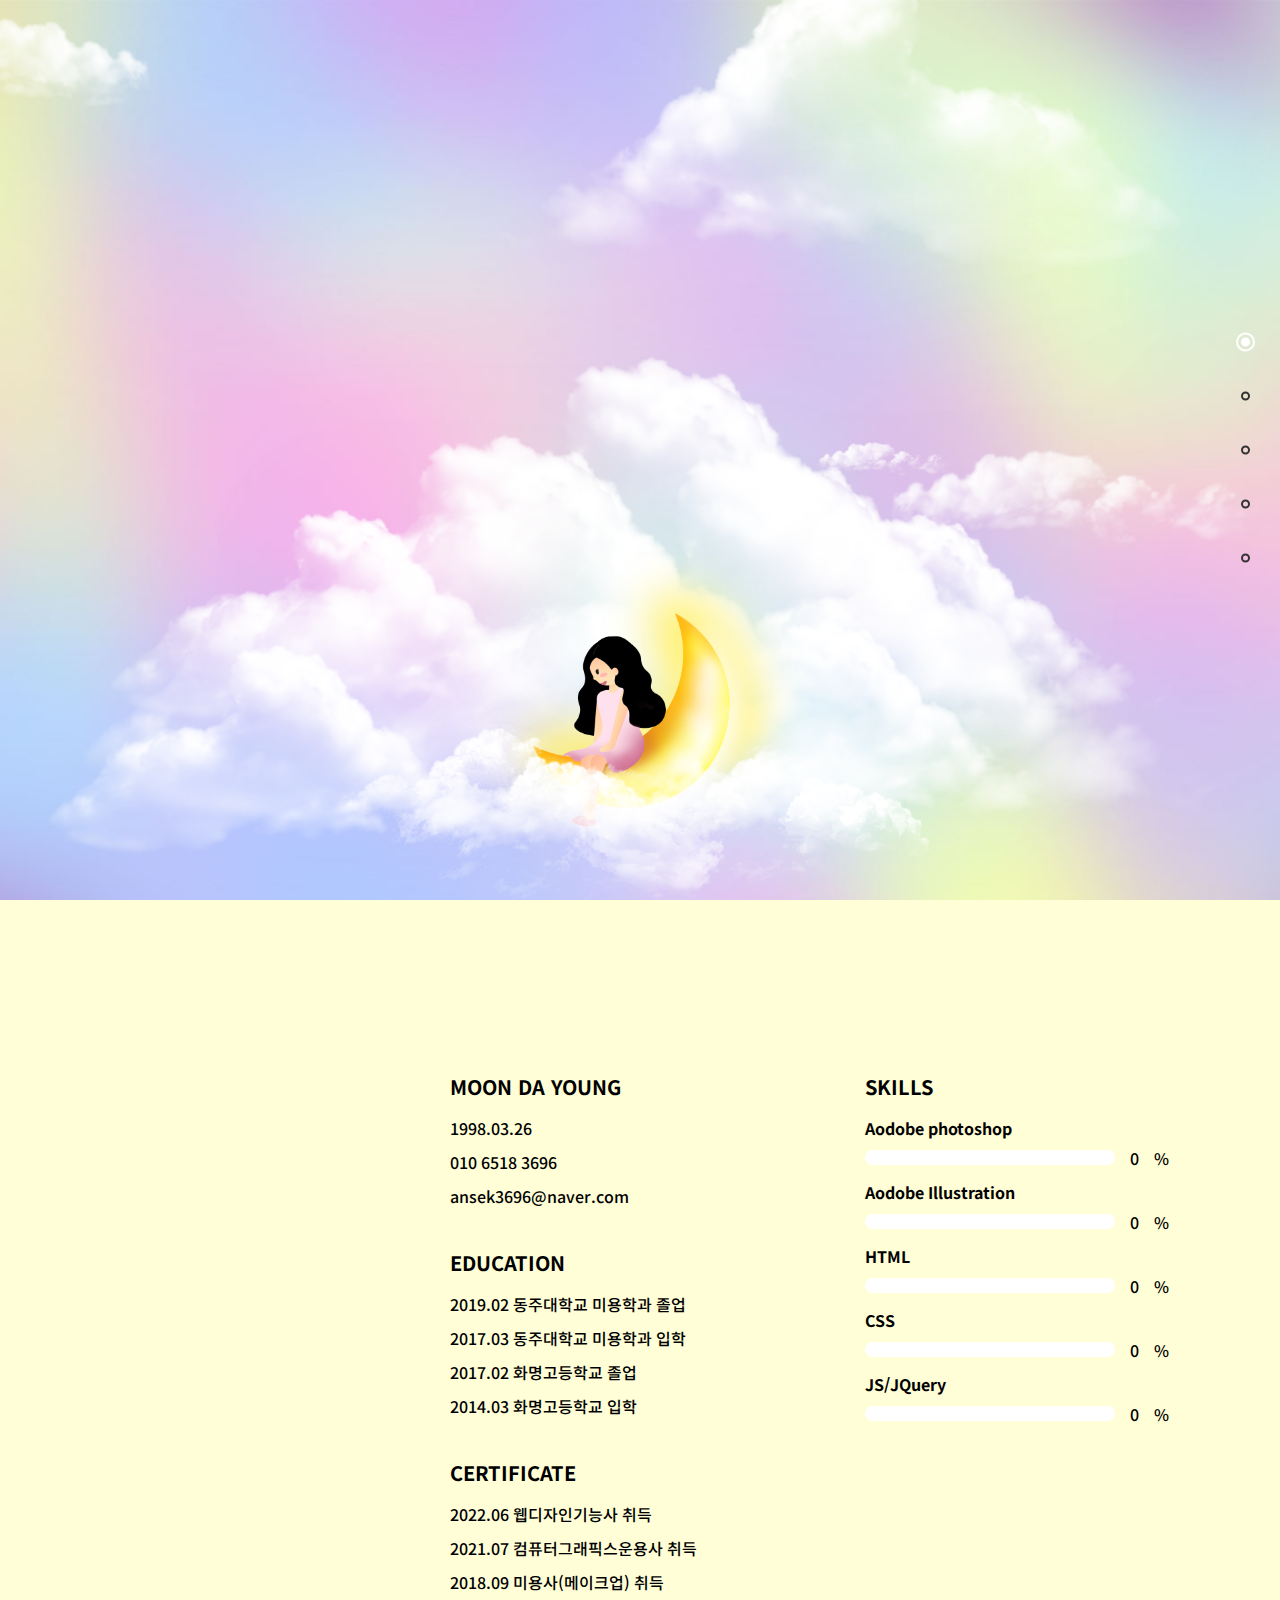
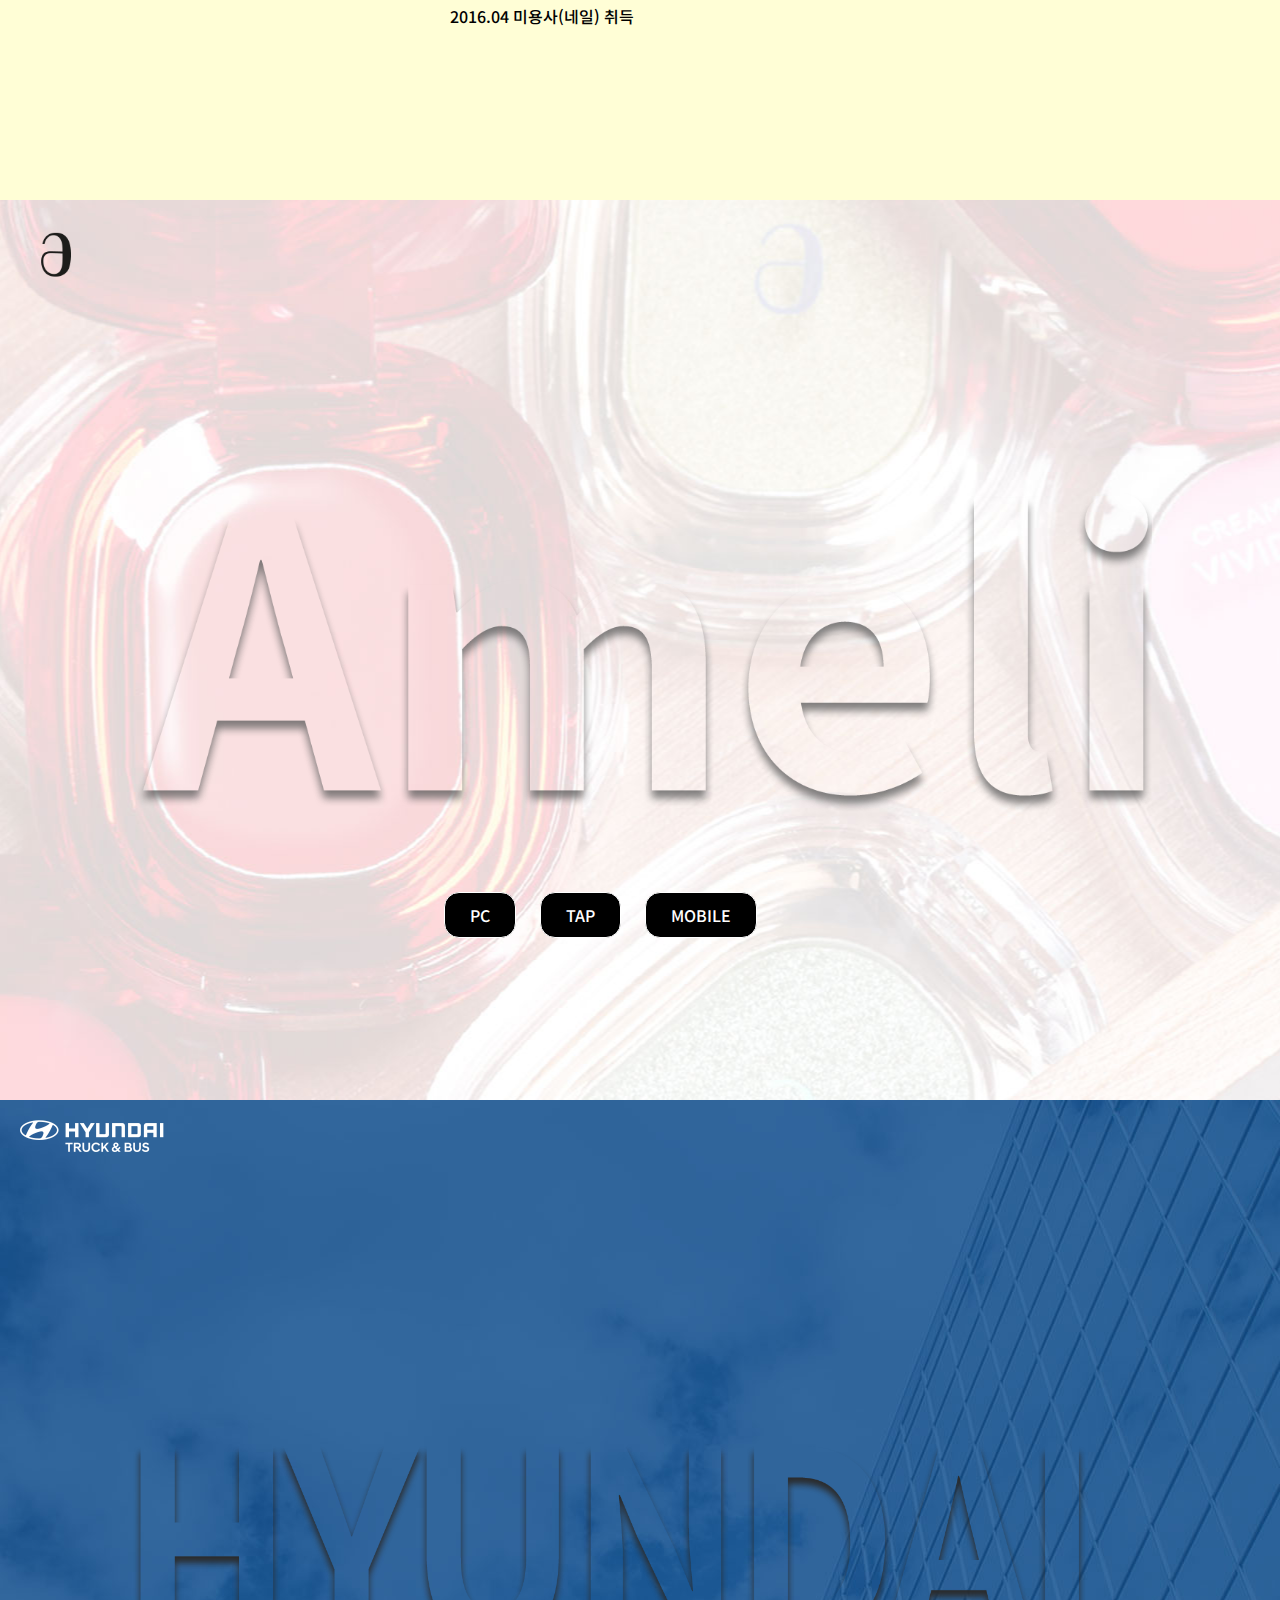
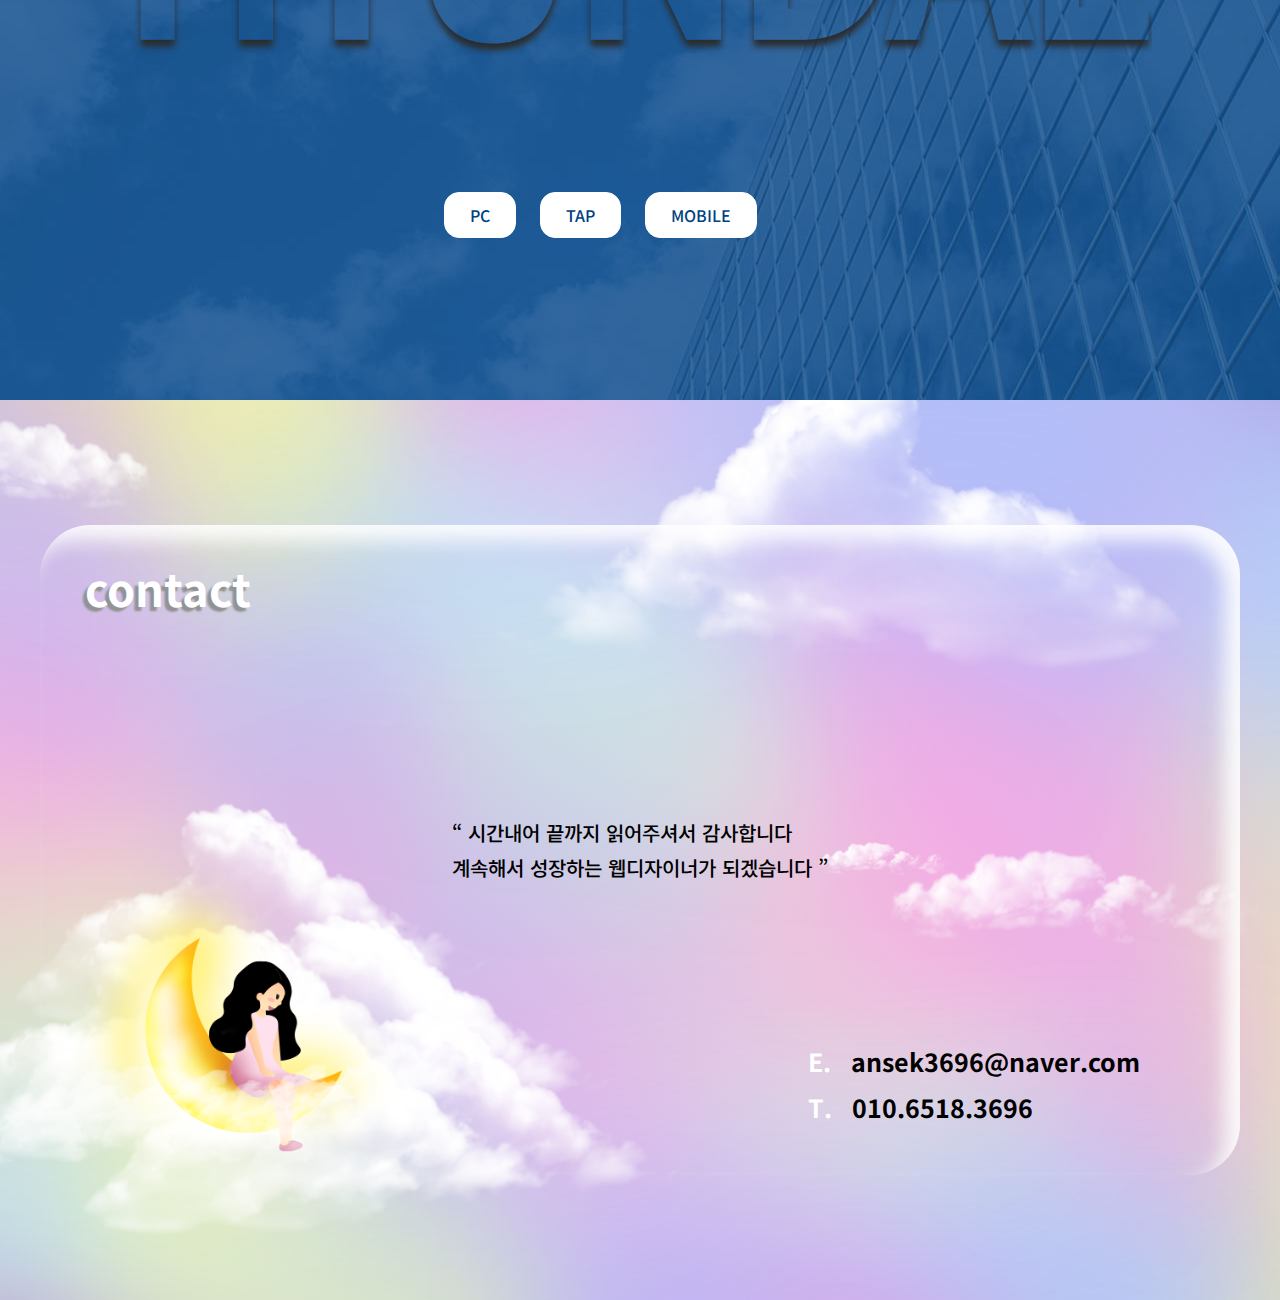
<file: index.html>
<!DOCTYPE html>
<html lang="ko">
<head>
<meta charset="UTF-8"/>
<title>POTPOLIO</title>

<!-- css -->
<link rel="stylesheet" href="css/reset.css"/>
<link rel="stylesheet" href="css/style.css"/>
<link href="https://unpkg.com/aos@2.3.1/dist/aos.css" rel="stylesheet">

<!-- 웹폰트 -->
<link href="https://fonts.googleapis.com/css2?family=Noto+Sans+KR:wght@100;300;400;500;700;900&display=swap" rel="stylesheet">

</head>
<body>
    <nav class="navbar">
        <ul>
            <li>
                <a href="#home" class="dot active" data-scroll="home">
                    <span>HOME</span>
                </a>
            </li>
            <li>
                <a href="#about" class="dot" data-scroll="about">
                    <span>ABOUT</span>
                </a>
            </li>
            <li>
                <a href="#Ameli" class="dot" data-scroll="Ameli">
                    <span>Ameli</span>
                </a>
            </li>
            <li>
                <a href="#hyundal" class="dot" data-scroll="hyundal">
                    <span>HYUNDAL</span>
                </a>
            </li>
            <li>
                <a href="#contact" class="dot" data-scroll="contact">
                    <span>CONTACT</span>
                </a>
            </li>
        </ul>
    </nav>
    <!-- nav end -->

    <section class="sec sec1" id="home">
        <div class="container">
                <div class="cloud">
                    <img src="img/sec1_cloud_bg.png" alt="구름배경"/>
                </div>

                <div class="ai on">
                    <img class="back" src="img/sec1_b_cloud.png" alt="뒷구름"/>
                    <img class="me" src="img/sec1_ai.png" alt="캐릭터"/>
                    <img class="front" src="img/sec1_f_cloud.png" alt="앞구름"/>
                    <img class="left" src="img/sec1_left_cloud.png" alt="왼쪽 구름"/>
                    <img class="right" src="img/sec1_right_cloud.png" alt="오른쪽 구름" />
                </div>

                <div class="svg">
                    <?xml version="1.0" encoding="UTF-8"?>
                    <svg id="Layer_2" data-name="Layer 2" xmlns="http://www.w3.org/2000/svg" viewBox="0 0 558.76 94.01">
                        <defs>
                            <style>
                            .cls-1 {
                                fill: none;
                                stroke: #000;
                                stroke-linecap: round;
                                stroke-linejoin: round;
                                stroke-width: 11px;
                            }
                            </style>
                        </defs>
                        <g id="Layer_1-2" class="on" data-name="Layer 1">
                            <path class="cls-1 p1" d="m38.47,25.57c-4.03,22.56-7.47,40.09-9.45,50.3-.55,2.85-1.83,9.43-6.55,11.59-.34.15-2.44,1.08-4.94.54-4.49-.98-6.82-5.97-8.04-8.68-7.15-15.88-2.5-35.38-2.5-35.38,2-8.23,5.13-21.4,17.06-30.28,2.48-1.85,9.53-7.05,19.76-7.63,3.91-.22,15.62-.88,21.98,7.42,4.54,5.92,3.79,13.04,3.57,15.06-1.05,9.92-8.15,15.79-10.35,17.6-7.12,5.88-14.86,6.71-19.14,7.17-8.7.93-15.66-1.06-19.4-2.43"/>
                            <path class="cls-1 p2" d="m114.95,5.9c-1.79-.02-4.37.11-7.3.92-16.12,4.45-27.01,24.78-26.23,42.88.22,5.23.64,15,8.25,22.09,7.31,6.82,18.02,8.14,26.27,5.62,14.56-4.46,19.34-20.28,21.36-26.95,1.29-4.28,7.97-26.36-4.93-38.1-5.91-5.38-13.42-6.31-17.41-6.46Z"/>
                            <path class="cls-1 p3" d="m156.3,30.3c-.85-2.76-2.41-9.29.89-14.68,3.23-5.26,9.49-6.82,15.06-7.79,20.39-3.52,45.54-1.48,57.32-.26"/>
                            <path class="cls-1 p4" d="m193.32,10.51c-3.15,12.99-6.03,26.95-8.43,41.84-1.52,9.44-2.74,18.58-3.7,27.38"/>
                            <path class="cls-1 p5" d="m259.81,25.45c-4.23,25.01-7.97,44.1-10.09,53.11-.6,2.57-1.84,7.56-5.74,9.32-3.06,1.38-6.36.13-7.28-.26-3.31-1.41-5.92-4.56-8.03-10.7-2.8-8.17-5.68-24.45,2.15-43.05,2.61-6.19,5.58-13.03,12.77-19.02,2.85-2.38,10.7-8.73,22.21-8.94,3.54-.06,16.67-.29,22.47,8.94,5.35,8.51,1.11,19.98-3.32,26.04-8,10.94-24.49,15.04-41.36,10.21"/>
                            <path class="cls-1 p6" d="m338.16,6.26c-10.07-.39-17.21,5.02-19.79,7.03-16.4,12.79-14.32,36.03-13.88,39.98.6,5.43,1.49,12.46,7.15,18.38.86.9,6.72,6.86,15.48,7.54,15.37,1.19,26.04-14.97,27.61-17.34,10.11-15.26,11.55-39.49-.76-49.89-6.05-5.11-13.91-5.62-15.8-5.69Z"/>
                            <path class="cls-1 p7" d="m425.62,27.49c.25-.58,3.84-9.19-1.02-15.96-4.58-6.38-13-6-15.96-5.87-8.65.38-14.46,5.58-15.46,6.5-8,7.36-9.12,18.49-10.58,35.25-1.4,16.05.36,22.49-5.01,27.24-3.55,3.14-10.27,5.6-13.47,3.11-1.12-.87-2-2.48-1.68-3.9.85-3.8,9.89-4.47,11.32-4.58,6.42-.48,11.31,1.11,14.59,2.13,16.18,5.02,24.27,7.52,30.89,6.26,3.99-.76,9.87-3.1,16.21-10.98"/>
                            <path class="cls-1 p8" d="m454.57,6.08c6.75,0,13.5,0,20.25-.02,5.42,0,10.84-.02,16.26-.04"/>
                            <path class="cls-1 p9" d="m468.34,9.23c-3.83,22.38-7.66,44.77-11.49,67.15"/>
                            <path class="cls-1 p10" d="m444.1,79.72c6.28-.27,12.66-.48,19.15-.64,5.74-.14,11.4-.22,16.98-.26"/>
                            <path class="cls-1 p11" d="m536.53,7.03c-13.93-5.36-27,4.98-28.48,6.2-7.27,5.94-9.72,13.41-11.46,18.71-2.12,6.46-8.73,26.57,3.09,38.59,8.4,8.54,20.75,7.55,22.49,7.39,13.9-1.33,21.44-12.34,23.19-14.9,3.95-5.78,5.03-11.14,6.14-16.71,1.64-8.21,3.47-17.33-1.25-26.44-1.07-2.06-5.08-9.52-13.71-12.84Z"/>
                        </g>
                    </svg>
                </div>
            
        </div>
    </section>
    <!-- sec1 end -->

    <section class="sec sec2" id="about">
        <div class="container">
            <div class="l_box" data-aos="fade-right"
            data-aos-offset="300">
                <div class="img">
                    <img src="img/sec2_profile.png" alt="사진"/>
                </div>
                <div class="cloud">
                    <img src="img/sec2_cloud.png" alt="구름"/>

                    <div class="txt">
                        <p><strong class="s1">&#34;</strong>다채로운 색을 지닌 웹 디자이너 <span>입니다.</span><strong class="s2">&#34;</strong></p>
                    </div>
                    
                </div>
            </div>
            <div class="r_box r_box1">
                <ul>MOON DA YOUNG
                    <li>1998.03.26</li>
                    <li>010 6518 3696</li>
                    <li>ansek3696@naver.com</li>
                </ul>
                <ul>EDUCATION
                    <li>2019.02 동주대학교 미용학과 졸업</li>
                    <li>2017.03 동주대학교 미용학과 입학</li>
                    <li>2017.02 화명고등학교 졸업</li>
                    <li>2014.03 화명고등학교 입학</li>
                </ul>
                <ul>CERTIFICATE
                    <li>2022.06 웹디자인기능사 취득</li>
                    <li>2021.07 컴퓨터그래픽스운용사 취득</li>
                    <li>2018.09 미용사(메이크업) 취득</li>
                    <li>2016.04 미용사(네일) 취득</li>
                </ul>
            </div>
            <div class="r_box r_box2">
                <ul>SKILLS
                    <li>
                        <h3>Aodobe photoshop</h3>
                        <div id="ps" class="ps"><span></span></div><p class="count-num" data-count="75">0</p><p>%</p>
                    </li>
                    <li>
                        <h3>Aodobe Illustration</h3>
                        <div id="ai" class="ai"><span></span></div><p class="count-num" data-count="80">0</p><p>%</p>
                    </li>
                    <li>
                        <h3>HTML</h3>
                        <div id="html" class="html"><span></span></div><p class="count-num" data-count="95">0</p><p>%</p>
                    </li>
                    <li>
                        <h3>CSS</h3>
                        <div id="css" class="css"><span></span></div><p class="count-num" data-count="80">0</p><p>%</p>
                    </li>
                    <li>
                        <h3>JS/JQuery</h3>
                        <div id="js" class="js"><span></span></div><p class="count-num" data-count="60">0</p><p>%</p>
                    </li>
                </ul>
            </div>
        </div>
    </section>
    <!-- sec2 end -->

    <section class="sec sec3" id="Ameli">
        <img class="ameli" src="img/sec3_ameli_bg.png" alt="로고"/>
        <img class="logo" src="img/ameli_logo.png" alt="로고"/>
        <div class="container">
            <div class="l_box" data-aos="fade-up"
            data-aos-anchor-placement="center-bottom">
                <img src="img/sec3_ameli.png" alt="배경"/>
            </div>
            <div class="r_box" data-aos="fade-up"
            data-aos-anchor-placement="center-bottom">
                <h4>리뉴얼 홈페이지(반응형)</h4>
                <ul class="txt">
                    <li>제작기간
                        <p>총 16일 (기획 2일 디자인 5일 코딩 9일)</p>
                    </li>
                    <li>기여도
                        <p>100%</p>
                    </li>
                    <li>폰트
                        <p>Noto Sans KR</p>
                    </li>
                    <li>색상
                        <ul class="color">
                            <li>
                                <div class="c1"></div>
                                <p>#deedfc</p>
                            </li>
                            <li>
                                <div class="c2"></div>
                                <p>#fdffe5</p>
                            </li>
                            <li>
                                <div class="c3"></div>
                                <p>#fff2f8</p>
                            </li>
                            <li>
                                <div class="c4"></div>
                                <p>#ffffff</p>
                            </li>
                            <li>
                                <div class="c5"></div>
                                <p>#333333</p>
                            </li>
                        </ul>
                    </li>
                    <li>기획의도
                        <p>
                            제품 이미지의 깨끗함을 보여주기 위해 밝은 파스텔 톤으로 통일성을 부여하였고,<br/>
                            좀 더 강조된 느낌을 주기위한 레이아웃을 기획하고<br/>
                            swiper와 모션을 줌으로서 동적인 이미지를 만들기위해 기획하였다.<br/>
                        </p> 
                    </li>
                </ul>
            </div>
            <div class="btn">
                <ul>
                    <li><a href="#" onClick="window.open('https://amelirenewal.netlify.app', '', 'width=1500 height=750'); return false;">PC</a></li>
                    <li><a href="#" onClick="window.open('https://amelirenewal.netlify.app', '', 'width=950 height=750'); return false;">TAP</a></li>
                    <li><a href="#" onClick="window.open('https://amelirenewal.netlify.app', '', 'width=500 height=750'); return false;">MOBILE</a></li>
                </ul>
            </div>
        </div>
    </section>
    <!-- sec3 end -->

    <section class="sec sec4" id="hyundal">
        <img class="hd" src="img/sec4_hd_bg.png" alt="로고"/>
        <img class="logo" src="img/hd_logo.png" alt="로고"/>
        <div class="container">
            <div class="l_box" data-aos="fade-up"
            data-aos-anchor-placement="center-bottom">
                <img src="img/sec4_hyundal.png"/>
            </div>
            <div class="r_box" data-aos="fade-up"
            data-aos-anchor-placement="center-bottom">
                <h4>리뉴얼 홈페이지(반응형)</h4>
                <ul class="txt">
                    <li>제작기간
                        <p>총 18일 (기획 2일 디자인 6일 코딩 10일)</p>
                    </li>
                    <li>기여도
                        <p>100%</p>
                    </li>
                    <li>폰트
                        <p>Noto Sans KR</p>
                    </li>
                    <li>색상
                        <ul class="color">
                            <li>
                                <div class="c1"></div>
                                <p>#004282</p>
                            </li>
                            <li>
                                <div class="c2"></div>
                                <p>#ffffff</p>
                            </li>
                            <li>
                                <div class="c3"></div>
                                <p>#333333</p>
                            </li>
                        </ul>
                    </li>
                    <li>기획의도
                        <p>
                            트럭과 버스 홈페이지라는 걸 부각시키기 위해<br/>
                            최대한 이미지를 많이 활용하여  홈페이지를 구축하였고,<br/>
                            회사의 브랜드 가치를 보여주고 싶어 기획하게 되었다
                        </p> 
                    </li>
                </ul>
            </div>
            <div class="btn">
                <ul>
                    <li><a href="#" onClick="window.open('https://hyundalrenewal.netlify.app', '', 'width=1500 height=750'); return false;">PC</a></li>
                    <li><a href="#" onClick="window.open('https://hyundalrenewal.netlify.app', '', 'width=950 height=750'); return false;">TAP</a></li>
                    <li><a href="#" onClick="window.open('https://hyundalrenewal.netlify.app', '', 'width=500 height=750'); return false;">MOBILE</a></li>
                </ul>
            </div>
        </div>
    </section>
    <!-- sec4 end -->

    <footer class="sec sec5" id="contact">
        <div class="container">
            <div class="f_cloud">
                <img src="img/footer_cloud_bg.png" alt="구름"/>
            </div>
            <div class="txt">
                <h5>contact</h5>
                <p>
                    “ 시간내어 끝까지 읽어주셔서 감사합니다<br/>
                    계속해서 성장하는 웹디자이너가 되겠습니다 ” 
                </p>
                <ul>
                    <li><span>E.</span>ansek3696@naver.com</li>
                    <li><span>T.</span>010.6518.3696</li>
                </ul>
            </div>
            <div class="f_ai">
                <img class="back" src="img/footer_b_cloud.png" alt="구름"/>
                <img class="me" src="img/footer_ai.png" alt="일러스트" />
                <img class="front" src="img/footer_f_cloud.png" alt="구름"/>
            </div>
        </div>
    </footer>
    <!-- footer end -->

    <script  src="js/jquery.min_1.12.4.js"></script>	
    <script src="js/custom.js"></script>
    <script src="https://unpkg.com/aos@2.3.1/dist/aos.js"></script>
    <script>
        AOS.init({
            duration:1000
        });
      </script>
</body>
</html>
</file>
<file: css/style.css>
html{scroll-behavior: smooth;}

body{overflow-x:hidden; overflow-y: scroll; -ms-overflow-style: none; /* 인터넷 익스플로러 */ scrollbar-width: none; /* 파이어폭스 */}

body::-webkit-scrollbar {display: none; /* 크롬, 사파리, 오페라, 엣지 */}

.sec{min-height:100vh; width:100vw; display: flex; align-items: center; justify-content: center; }

/* container */
.container{width:1280px; margin: 0 auto; }

/* nav */
.navbar{position:fixed; top:50%; right:30px; transform: translateY(-50%); z-index:1000;}
.navbar ul li{width:200px; position:relative; text-align: right;}
.navbar ul li .dot{color:#333; font-weight: 500; display:block; padding: 5px 0;}
.navbar ul li .dot span{display:inline-block; background:#fff; letter-spacing:1px; padding:10px 25px; margin-right:30px; border-radius: 3px; transform: translateX(30px); opacity: 0;}
.navbar ul li:hover .dot span{transform: translateX(0px); opacity: 1;}
.navbar ul li .dot span::before{
    content:'';
    position: absolute;
    top:50%; right:0;
    transform: translate(5px, -50%);
    border-left: 7px solid #fff;
    border-top:7px solid transparent;
    border-bottom: 7px solid transparent;
    display:block;
}

.navbar ul li .dot::before,.navbar ul li .dot::after{
    content:'';
    position:absolute;
    top:50%;
    border-radius: 50%;
    display:block;
    transition: .2s ease-out;
}

.navbar ul li .dot::before{
    height:5px; width:5px;
    border:2px solid #333;
    right:0;
    transform: translateY(-50%);
}

.navbar ul li .dot.active::before,.navbar ul li:hover .dot::before{
    border-color: #fff;
    background:#fff;
}

.navbar ul li .dot::after{
    height:15px; width:15px;
    border: 2px solid #fff;
    right:-5px;
    transform: translateY(-50%) scale(0);
}

.navbar ul li .dot.active::after,.navbar ul li:hover .dot::after{
    transform: translateY(-50%) scale(1);
}


/* sec1 */
.sec1{background: url("../img/sec1_bg.jpg") no-repeat center; background-size: cover; position:relative; overflow:hidden;} 
.sec1 .cloud img{width:auto; position:absolute; top:-80px; right:0; animation: bg 80s linear infinite;}
@keyframes bg{
    100%{
        right:-800px;
    }
}
.sec1 .ai .back{height:500px; position:absolute; bottom:5%; left:50%; transform: translateX(-50%); animation: back 3s linear infinite;}
/* @keyframes back{
    0%{
        bottom:15px
    }
    50%{
        bottom:25px;
    }
    100%{
        bottom:15px;
    }
} */

.sec1 .ai .me{width:350px; position:absolute; bottom:50px; left:50%;transform:translateX(-50%); animation: me 3s linear infinite; animation-delay: 1s;}
@keyframes me{
    0%{transform:translateX(-50%) rotate(0deg); }
    50%{transform:translateX(-50%) rotate(10deg); }
    100%{transform:translateX(-50%) rotate(0deg); }
}
.sec1 .ai .front{height:400px; position:absolute; bottom:-15%; left:50%; transform: translateX(-50%);}
.sec1 .ai .left{height:400px; position:absolute; bottom:5%; left:25%; transform:translateX(-25%); opacity: 0;}
.sec1 .ai.on .left{animation: left 5s linear 1; }
@keyframes left{
    from{left:25%; opacity: 1;}
    to{left:20%; opacity: 0;}
}
.sec1 .ai .right{height:400px; position: absolute; bottom:5%; left:65%; transform: translateX(-65%); opacity:0;}
.sec1 .ai.on .right{animation: right 5s linear 1;}
@keyframes right{
    from{left:65%; opacity: 1;}
    to{left:75%; opacity: 0;}
}
.sec1 .svg{width:550px; position:absolute; top:250px; left:50%; transform: translateX(-50%);}
.sec1 .svg g .p1{stroke-dasharray: 277; stroke-dashoffset: -277;}
.sec1 .svg g .p2{stroke-dasharray: 210; stroke-dashoffset: -210;}
.sec1 .svg g .p3{stroke-dasharray: 92; stroke-dashoffset: -92;}
.sec1 .svg g .p4{stroke-dasharray: 92; stroke-dashoffset: -92;}
.sec1 .svg g .p5{stroke-dasharray: 277; stroke-dashoffset: -277;}
.sec1 .svg g .p6{stroke-dasharray: 210; stroke-dashoffset: -210;}
.sec1 .svg g .p7{stroke-dasharray: 219; stroke-dashoffset: -219;}
.sec1 .svg g .p8{stroke-dasharray: 92; stroke-dashoffset: -92;}
.sec1 .svg g .p9{stroke-dasharray: 92; stroke-dashoffset: -92;}
.sec1 .svg g .p10{stroke-dasharray: 92; stroke-dashoffset: -92;}
.sec1 .svg g .p11{stroke-dasharray: 215; stroke-dashoffset: -215;}

.sec1 .svg g.on .p1{stroke-dasharray: 277; stroke-dashoffset: -277; animation: p1 .6s linear forwards;}
.sec1 .svg g.on .p2{stroke-dasharray: 210; stroke-dashoffset: -210; animation: p2 .5s linear .6s forwards;}
.sec1 .svg g.on .p3{stroke-dasharray: 92; stroke-dashoffset: -92; animation: p3 .3s linear 1.1s forwards;}
.sec1 .svg g.on .p4{stroke-dasharray: 92; stroke-dashoffset: -92; animation: p3 .3s linear 1.4s forwards;}
.sec1 .svg g.on .p5{stroke-dasharray: 277; stroke-dashoffset: -277; animation: p1 .6s linear 1.7s forwards;}
.sec1 .svg g.on .p6{stroke-dasharray: 210; stroke-dashoffset: -210; animation: p2 .5s linear 2.3s forwards;}
.sec1 .svg g.on .p7{stroke-dasharray: 219; stroke-dashoffset: -219; animation: p7 .6s linear 2.9s forwards;}
.sec1 .svg g.on .p8{stroke-dasharray: 92; stroke-dashoffset: -92; animation: p3 .3s linear 3.6s forwards;}
.sec1 .svg g.on .p9{stroke-dasharray: 92; stroke-dashoffset: -92; animation: p3 .3s linear 3.9s forwards;}
.sec1 .svg g.on .p10{stroke-dasharray: 92; stroke-dashoffset: -92; animation: p3 .3s linear 4.2s forwards;}
.sec1 .svg g.on .p11{stroke-dasharray: 215; stroke-dashoffset: -215; animation: p2 .5s linear 4.5s forwards;}

@keyframes p1{
    from{stroke-dashoffset: 277px;}
    to{stroke-dashoffset: 0px;}
}
@keyframes p2{
    from{stroke-dashoffset: 210px;}
    to{stroke-dashoffset: 0px;}
}
@keyframes p3{
    from{stroke-dashoffset: 92px;}
    to{stroke-dashoffset: 0px;}
}

@keyframes p7{
    from{stroke-dashoffset: 219px;}
    to{stroke-dashoffset: 0px;}
}

@keyframes p11{
    from{stroke-dashoffset: 215px;}
    to{stroke-dashoffset: 0px;}
}

/* sec2 */
.sec2 {overflow:hidden; background:#fffed6;}
.sec2 .l_box{width:400px; float:left; margin-right:50px;}
.sec2 .l_box .img img{width:300px; margin: 0 auto; padding-bottom: 16px;}
.sec2 .l_box .cloud{position:relative; width:100%; height:145px;}
.sec2 .l_box .cloud img{width:100%; position:absolute; bottom:0; animation: cloud 2s linear infinite; }
@keyframes cloud{
    0%{bottom: -5px;}
    50%{bottom: 5px;}
    100%{bottom: -5px;}
}
.sec2 .l_box .cloud .txt{position:absolute; top:50%; left:50%; transform: translate(-50%,-50%); font-size:25px; font-weight: 700; text-shadow: 5px 5px 5px rgba(0,0,0,0.5);}
.sec2 .l_box .cloud .txt strong.s1{position:absolute; top:-22px; left:-11px;}
.sec2 .l_box .cloud .txt strong.s2{position:absolute; bottom:-36px; right:-13px;}
.sec2 .l_box .cloud .txt span{font-size:16px; font-weight:500;}
.sec2 .r_box{width: 415px; float: left;}
.sec2 .r_box ul{font-size: 20px; font-weight: 700; padding-bottom:40px;}
.sec2 .r_box ul:last-child{padding-bottom:0;}
.sec2 .r_box ul li{font-size: 16px; font-weight: 500; padding-bottom:10px;}
.sec2 .r_box ul li:first-child{padding-top:15px;}
.sec2 .r_box ul li:last-child{padding-bottom:0;}
.sec2 .r_box2 ul li h3{font-size:16px;}
.sec2 .r_box2 ul li div{display: inline-block; width:250px; height:15px; margin-top:10px; border-radius: 10px; background:#fff; position:relative; }
.sec2 .r_box2 ul li div span{opacity: 0.7;}
.sec2 .r_box2 ul li div.ps span{display:block; position:absolute; top:0; left:0; width:0; height:15px; border-radius: 10px; background:crimson; }
.sec2 .r_box2 ul li div.ai span{display:block; position:absolute; top:0; left:0; width:0; height:15px; border-radius: 10px; background:orange;}
.sec2 .r_box2 ul li div.html span{display:block; position:absolute; top:0; left:0; width:0; height:15px; border-radius: 10px; background:green;}
.sec2 .r_box2 ul li div.css span{display:block; position:absolute; top:0; left:0; width:0; height:15px; border-radius: 10px; background:#1c6dc9;}
.sec2 .r_box2 ul li div.js span{display:block; position:absolute; top:0; left:0; width:0; height:15px; border-radius: 10px; background:#9c2fdc;}
.sec2 .r_box2 ul li p{display: inline-block; margin-left:15px;}

/* sec3 */
.sec3{background:url("../img/sec3_bg.jpg") no-repeat center; background-size:cover; position:relative;}
.sec3 .ameli{width:80%; position:absolute; top:50%; left:50%; transform: translate(-50%,-50%);}
.sec3 .logo{width:70px; position:absolute; top:20px; left:20px;}
.sec3 .l_box{width:550px; height:480px; float:left; display: flex; align-items: center; justify-content: center;}
.sec3 .l_box img{width:90%; }
.sec3 .r_box{width:660px; height:480px; float: right;}
.sec3 .r_box h4{font-size: 22px; padding-bottom:20px;}
.sec3 .r_box ul.txt{font-size: 20px; font-weight: 700;}
.sec3 .r_box ul.txt li{padding-bottom:15px;}
.sec3 .r_box ul.txt li:last-child{padding-bottom:0;}
.sec3 .r_box ul.txt li p{font-size: 16px; font-weight: 500; padding-top:8px;}
.sec3 .r_box ul.txt li:last-child p{font-weight:400;}
.sec3 .r_box ul.txt .color{width:400px; display: flex; justify-content: space-between;}
.sec3 .r_box ul.txt .color li{padding-bottom:0;}
.sec3 .r_box ul.txt .color div{width:15px; height:15px; border-radius: 50%; margin: 0 auto; margin-top:8px;}
.sec3 .r_box ul.txt .color p{font-size: 14px; font-weight:300;}
.sec3 .r_box ul.txt .color .c1{background-color:#deedfc;}
.sec3 .r_box ul.txt .color .c2{background-color:#fdffe5;}
.sec3 .r_box ul.txt .color .c3{background-color:#fff2f8;}
.sec3 .r_box ul.txt .color .c4{background-color:#fff;}
.sec3 .r_box ul.txt .color .c5{background-color:#333;}
.sec3 .btn{width:1200px; display: flex; justify-content: center; padding-top:50px;}
.sec3 .btn ul li{display: inline-block; padding: 10px 25px; background:#000; margin-right:20px; border-radius: 15px; text-align: center; border: 1px solid #fff; box-sizing: border-box;}
.sec3 .btn ul li:last-child{margin-right:0;}
.sec3 .btn ul li a{color:#fff; font-size: 16px; font-weight: 500;}
.sec3 .btn ul li:hover{background:#fff; border: 1px solid #000;}
.sec3 .btn ul li:hover a{color:#000;}

/* sec4 */
.sec4{background:url("../img/sec4_bg.jpg") no-repeat center; background-size:cover; position:relative; color:#fff;}
.sec4 .hd{width:80%; position:absolute; top:50%; left:50%; transform: translate(-50%,-50%); z-index: 10;}
.sec4 .logo{height:32px; position:absolute; top:20px; left:20px;}
.sec4 .l_box{width:550px; height:480px; float:left; display: flex; align-items: center; justify-content: center;}
.sec4 .l_box img{width:90%; }
.sec4 .r_box{width:660px; height:480px; float: right;}
.sec4 .r_box h4{font-size: 21px; padding-bottom:20px;}
.sec4 .r_box ul.txt{font-size: 19px; font-weight: 700;}
.sec4 .r_box ul.txt li{padding-bottom:15px;}
.sec4 .r_box ul.txt li:last-child{padding-bottom:0;}
.sec4 .r_box ul.txt li p{font-size: 15px; font-weight: 500; padding-top:8px;}
.sec4 .r_box ul.txt li:last-child p{font-weight:400;}
.sec4 .r_box ul.txt .color{width:200px; display: flex; justify-content: space-between;}
.sec4 .r_box ul.txt .color li{padding-bottom:0;}
.sec4 .r_box ul.txt .color div{width:15px; height:15px; border-radius: 50%; margin: 0 auto; margin-top:8px;}
.sec4 .r_box ul.txt .color p{font-size: 14px; font-weight:300;}
.sec4 .btn{width:1200px; display: flex; justify-content: center; padding-top:50px;}
.sec4 .r_box ul.txt .color .c1{background-color:#004282;}
.sec4 .r_box ul.txt .color .c2{background-color:#ffffff;}
.sec4 .r_box ul.txt .color .c3{background-color:#333333;}
.sec4 .btn{width:1200px; display: flex; justify-content: center; padding-top:50px;}
.sec4 .btn ul li{display: inline-block; padding: 10px 25px; background:#fff; margin-right:20px; border-radius: 15px; text-align: center; border: 1px solid #fff; box-sizing: border-box;}
.sec4 .btn ul li:last-child{margin-right:0;}
.sec4 .btn ul li a{color:#004282; font-size: 16px; font-weight: 500;}
.sec4 .btn ul li:hover{background:#004282; border: 1px solid #fff; }
.sec4 .btn ul li:hover a{color:#fff;}

/* sec5 */
.sec5{overflow:hidden; background:url("../img/footer_bg.jpg") no-repeat center; background-size: cover; position:relative;}
.sec5 .f_cloud img{width:auto; position:absolute; top:-80px; right:0; animation: bg 80s linear infinite;}
@keyframes bg{
    100%{
        right:-800px;
    }
}
.sec5 .txt{width:1200px; height:650px; box-shadow: rgba(255, 255, 255, 0.9) -15px 15px 20px inset; position:absolute; top:50%; left:50%; transform:translate(-50%,-50%); border-radius: 50px;}
.sec5 .txt h5{font-size: 45px; font-weight: 700; color:#fff; position:absolute; top:30px; left:45px; text-shadow: -4px 4px 2px #929292;}
.sec5 .txt p{font-size:20px; font-weight: 500; line-height:35px; position:absolute; top:50%; left:50%; transform:translate(-50%,-50%);}
.sec5 .txt ul{position:absolute; right:100px; bottom:50px; font-size:25px; font-weight: 700;}
.sec5 .txt ul li:first-child{margin-bottom:10px;}
.sec5 .txt ul li span{color:#fff; padding-right:20px;}
.sec5 .f_ai {width:1200px; height:650px; position:absolute; top:50%; left:50%; transform:translate(-50%,-50%);}
.sec5 .f_ai .back{width:770px; position:absolute; bottom:-62px; left:-120px;}
.sec5 .f_ai .me{width:350px; position:absolute; bottom:0px; left:20px; animation: f_me 2.5s linear infinite;  }
@keyframes f_me{
    0%{transform: rotate(0deg);}
    50%{transform: rotate(-5deg);}
    100%{transform: rotate(0deg);}
}
.sec5 .f_ai .front{width:540px; position:absolute; bottom:-3px; left:-62px;}
</file>
